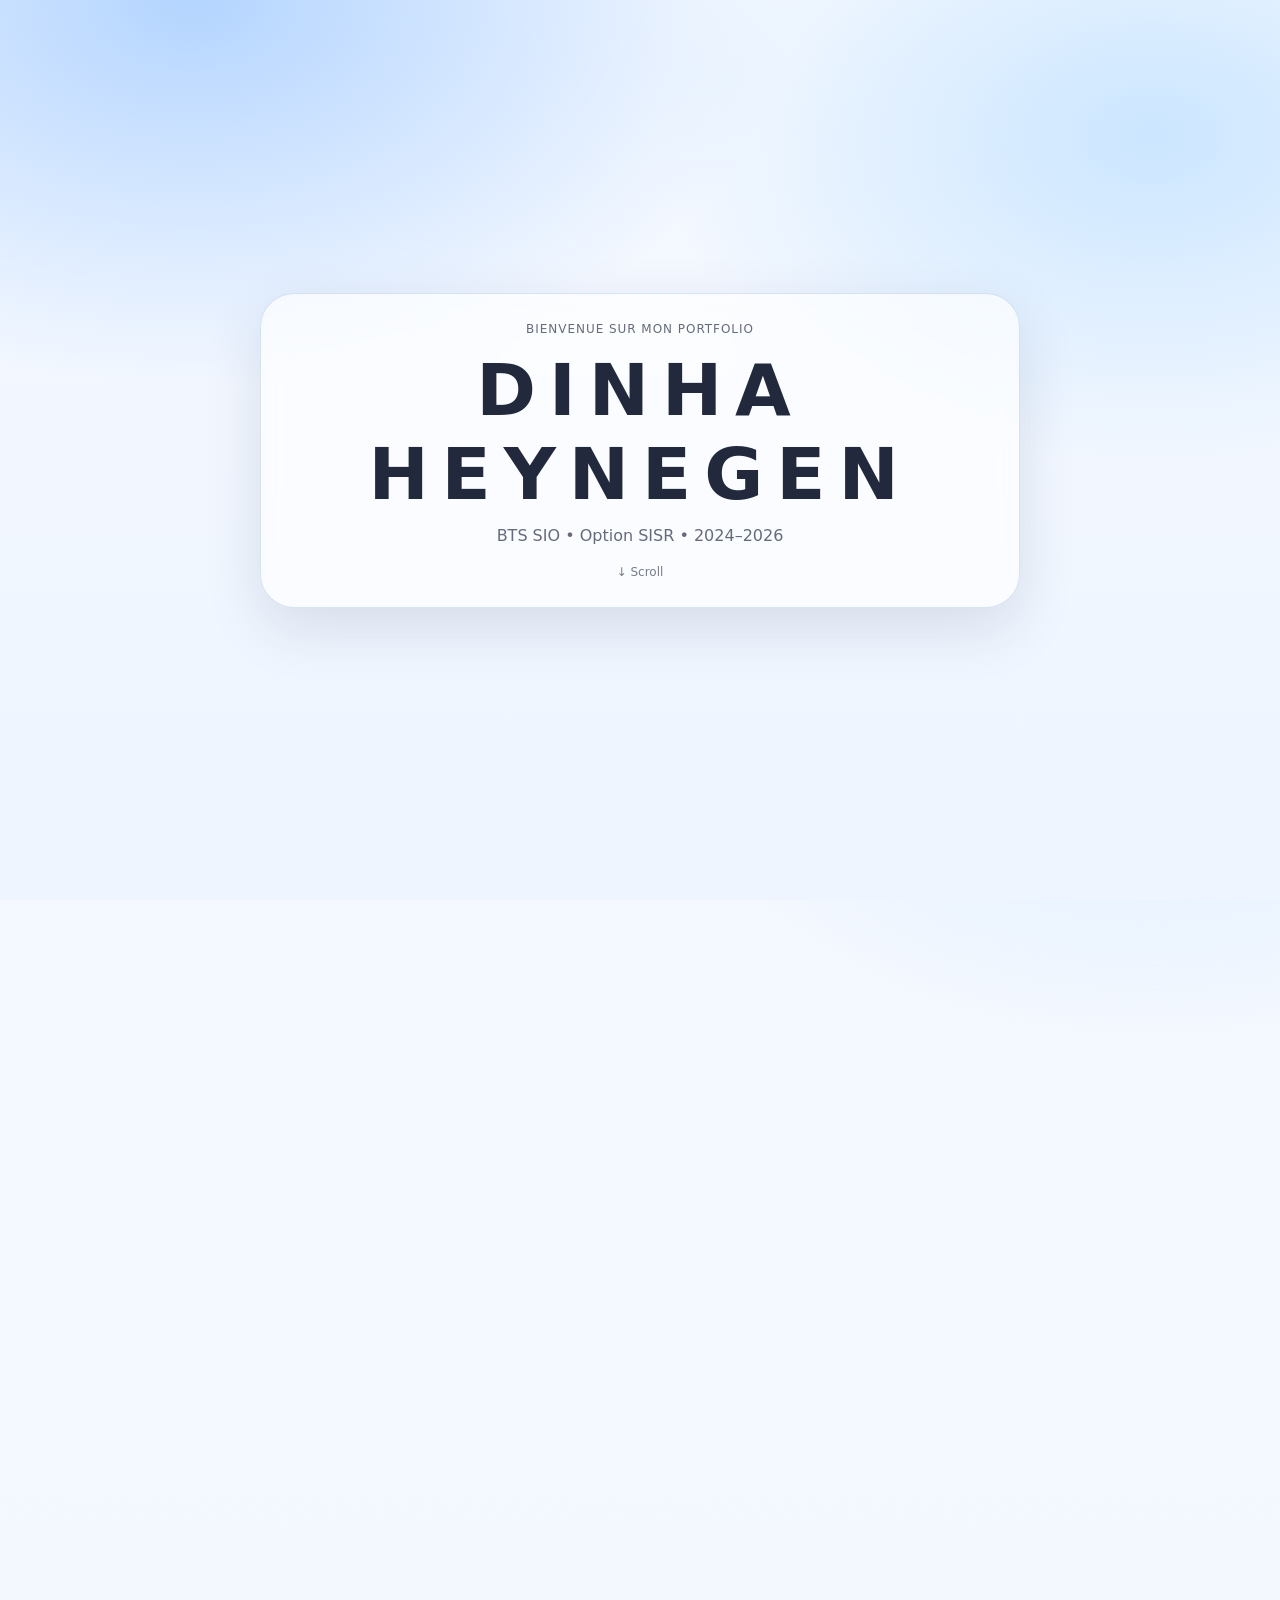
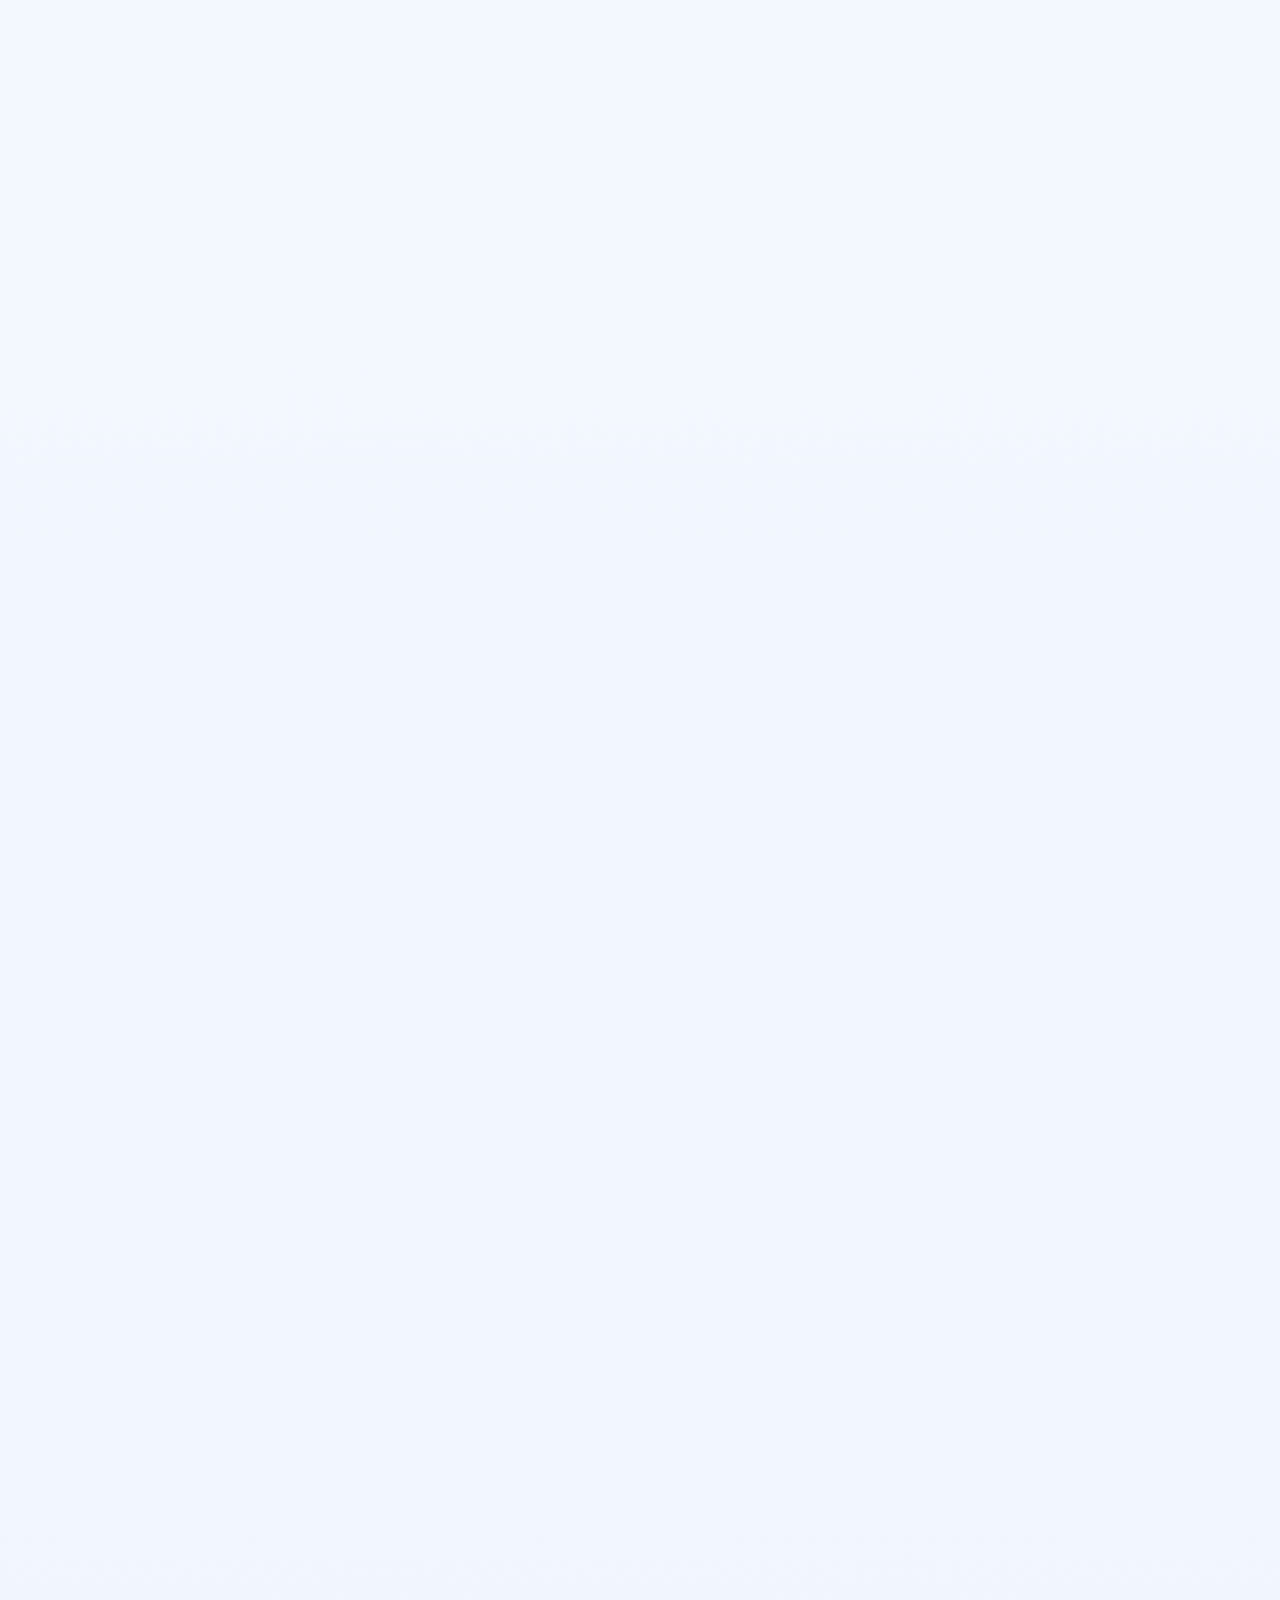
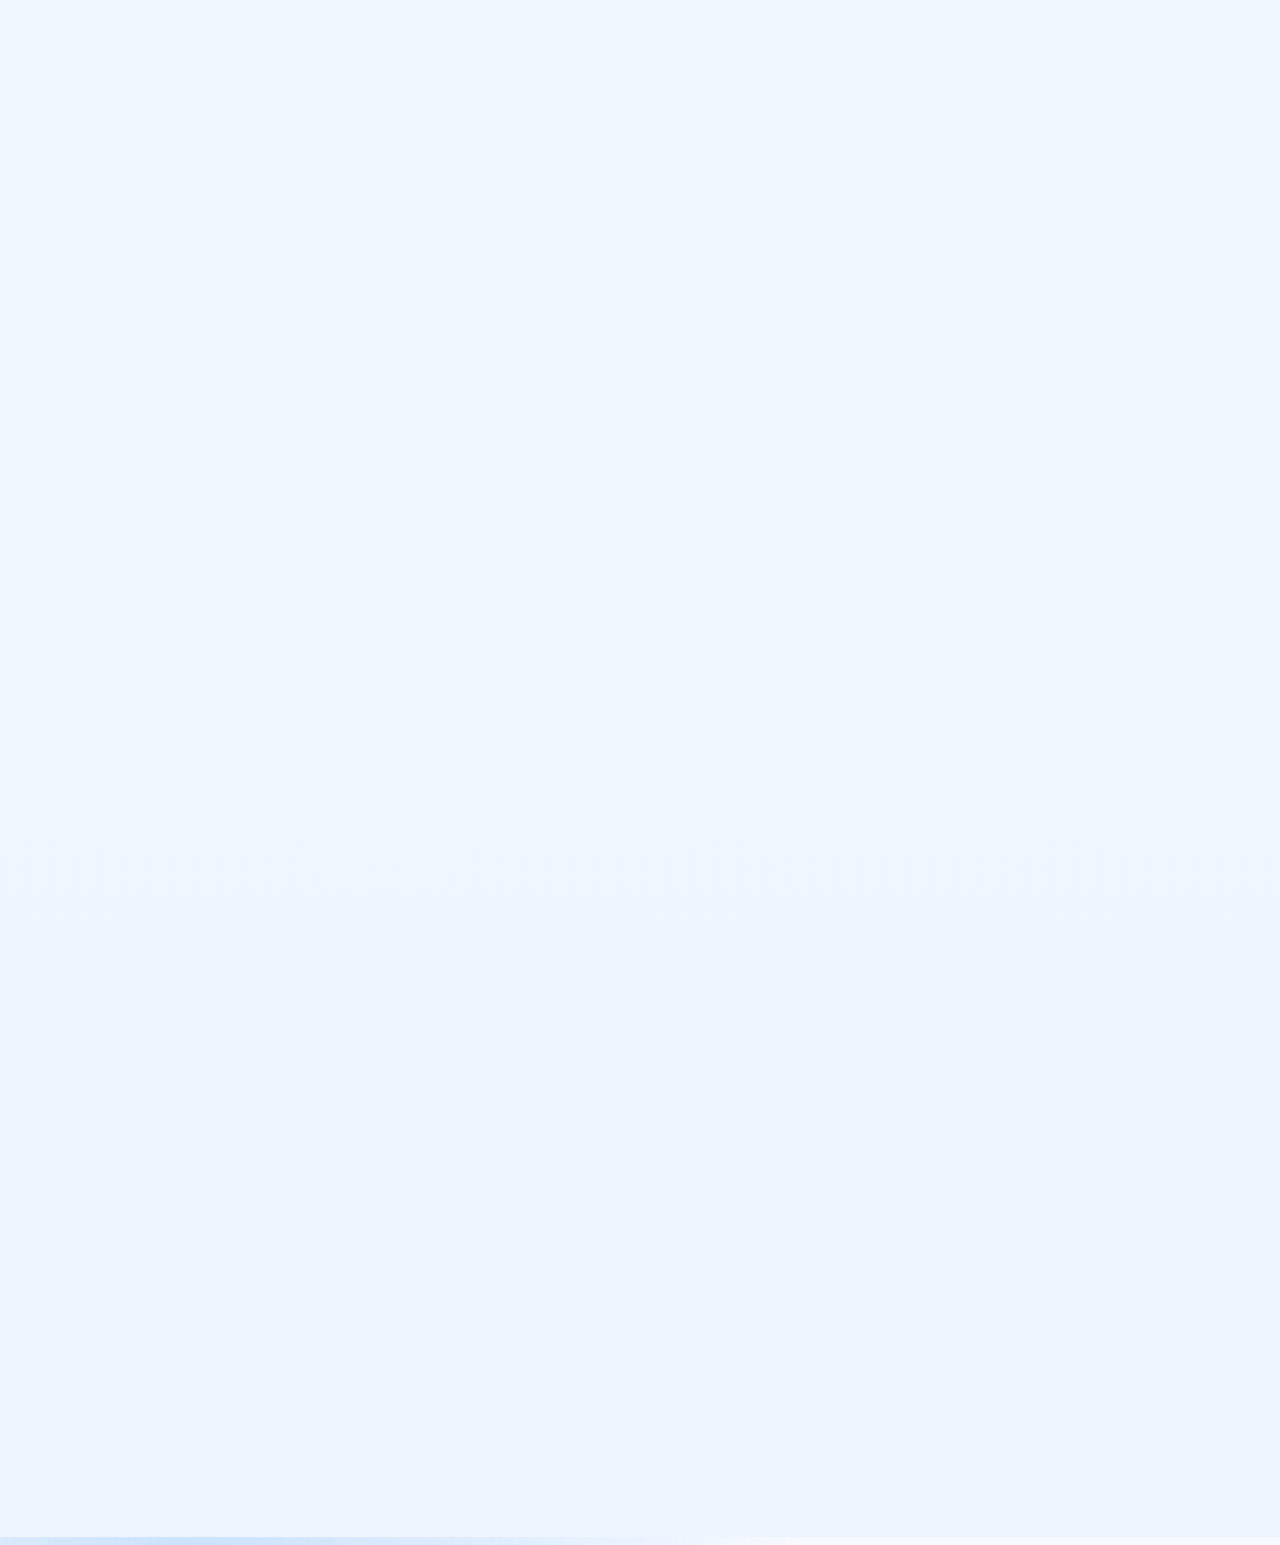
<file: index.html>
<!DOCTYPE html>
<html lang="fr">
<head>
  <meta charset="UTF-8" />
  <meta name="viewport" content="width=device-width, initial-scale=1.0" />
  <title>Portfolio - Dinha HEYNEGEN</title>
  <meta name="description" content="Portfolio BTS SIO SISR — Dinha HEYNEGEN" />
  <link rel="stylesheet" href="style.css" />
</head>
 
<body>
  <section id="welcome" class="welcome" aria-label="Page d'accueil">
    <div class="welcome-inner">
      <p class="welcome-kicker">Bienvenue sur mon portfolio</p>
      <h2 class="welcome-title">DINHA HEYNEGEN</h2>
      <p class="welcome-sub">BTS SIO • Option SISR • 2024–2026</p>
      <div class="welcome-hint" aria-hidden="true">↓ Scroll</div>
    </div>
  </section>
 
  <div id="site" class="site">
    <div class="topbar" id="top">
      <div class="progress" id="progress" aria-hidden="true"></div>
 
      <div class="container topbar-inner">
        <div class="brand">
          <h2>DINHA HEYNEGEN</h2>
          <p>BTS SIO • Option SISR • 2024–2026</p>
        </div>
 
        <nav aria-label="Navigation">
          <div class="navlinks" id="navlinks">
            <a href="#about-me" data-nav>À propos</a>
            <a href="#bts-sio" data-nav>BTS SIO</a>
            <a href="#journey" data-nav>Parcours</a>
            <a href="#projects" data-nav>Projets</a>
            <a href="#experience" data-nav>Expériences</a>
            <a href="#tech-watch" data-nav>Veille</a>
            <a href="#certifications" data-nav>Certifs</a>
            <a href="#skills" data-nav>Compétences</a>
            <a href="#contact" data-nav>Contact</a>
          </div>
          <button class="btn hamburger" id="menuBtn" type="button" aria-label="Ouvrir le menu">☰ Menu</button>
        </nav>
      </div>
 
      <div class="container">
        <div class="drawer" id="drawer" aria-label="Menu mobile">
          <a href="#about-me" data-nav>À propos</a>
          <a href="#bts-sio" data-nav>BTS SIO</a>
          <a href="#journey" data-nav>Parcours</a>
          <a href="#projects" data-nav>Projets</a>
          <a href="#experience" data-nav>Expériences</a>
          <a href="#tech-watch" data-nav>Veille</a>
          <a href="#certifications" data-nav>Certifs</a>
          <a href="#skills" data-nav>Compétences</a>
          <a href="#contact" data-nav>Contact</a>
        </div>
      </div>
    </div>
 
    <header class="hero">
      <div class="container hero-grid">
        <div class="panel reveal">
          <div class="inner">
            <h1 class="headline">Portfolio BTS SIO (SISR)</h1>
            <p>Bienvenue sur mon portfolio ! Vous y trouverez mes projets, expériences et compétences en systèmes et réseaux ainsi que mes projets et expériences liés à mon cursus.</p>
            <div class="pillrow">
              <span class="pill">Réseaux</span>
              <span class="pill">Systèmes</span>
              <span class="pill">Sécurité</span>
              <span class="pill">Web</span>
            </div>
            <div class="hero-cta">
              <a class="btn primary" href="#projects">Voir mes projets</a>
              <a class="btn" href="#contact">Me contacter</a>
            </div>
          </div>
        </div>
 
        <div class="panel reveal">
          <div class="inner">
            <div class="stat-grid">
              <div class="stat"><div class="k">Formation</div><div class="v">BTS SIO • SISR</div></div>
              <div class="stat"><div class="k">Objectif</div><div class="v">Cybersécurité</div></div>
              <div class="stat"><div class="k">Expérience</div><div class="v">Stage + Alternance</div></div>
              <div class="stat"><div class="k">Profil</div><div class="v">Analytique et persévérante</div></div>
            </div>
          </div>
        </div>
      </div>
    </header>
 
    <main>
      <section id="about-me" class="section">
        <div class="container">
          <div class="section-title reveal">
            <h2>À propos de moi</h2>
          </div>
          <div class="grid">
            <div class="card reveal">
              <h3>Qui je suis</h3>
              <p class="sub">
                Je m'appelle Dinha HEYNEGEN, en deuxième année de BTS SIO option SISR à l'école INGETIS.
                Initialement en SLAM en première année, j'ai choisi de me réorienter vers SISR afin de me concentrer davantage sur les aspects systèmes et réseaux.
              </p>
            </div>
            <div class="card reveal">
              <h3>Ce que je vise</h3>
              <p>Attirée par les défis techniques et la résolution de problèmes complexes, je souhaite évoluer vers la cybersécurité offensive et devenir red teamer.</p>
            </div>
          </div>
        </div>
      </section>
 
      <section id="bts-sio" class="section">
        <div class="container">
          <div class="section-title reveal">
            <h2>Qu'est-ce que le BTS SIO ?</h2>
          </div>
          <div class="grid">
            <div class="card reveal">
              <h3>Définition</h3>
              <p>
                Le BTS Services Informatiques aux Organisations (SIO) est un diplôme de niveau Bac+2 qui forme des techniciens capables de concevoir, déployer et maintenir des solutions informatiques adaptées aux besoins des entreprises.
                Il propose deux options : SISR (Solutions d'Infrastructure, Systèmes et Réseaux) et SLAM (Solutions Logicielles et Applications Métiers).
              </p>
            </div>
            <div class="card reveal">
              <h3>Options</h3>
              <ul class="list">
                <li class="item accordion-item">
                  <div class="accordion-header" data-accordion="sisr">
                    <div class="left"><strong>SISR</strong></div>
                    <div class="accordion-right">
                      <span class="badge">Infra</span>
                      <span class="accordion-arrow">↓</span>
                    </div>
                  </div>
                  <div class="accordion-body" id="accordion-sisr">
                    <p>Axée sur les réseaux, systèmes, sécurité et administration. Elle forme des profils capables d'installer et maintenir un système d'information.</p>
                  </div>
                </li>
                <li class="item accordion-item">
                  <div class="accordion-header" data-accordion="slam">
                    <div class="left"><strong>SLAM</strong></div>
                    <div class="accordion-right">
                      <span class="badge">Dev</span>
                      <span class="accordion-arrow">↓</span>
                    </div>
                  </div>
                  <div class="accordion-body" id="accordion-slam">
                    <p>Centrée sur le développement, les applications et les bases de données. Elle prépare à la création et la maintenance d'applications logicielles.</p>
                  </div>
                </li>
              </ul>
            </div>
          </div>
        </div>
      </section>
 
      <section id="journey" class="section">
        <div class="container">
          <div class="section-title reveal">
            <h2>Mon parcours</h2>
          </div>
          <div class="card reveal">
            <div class="timeline">
              <div class="titem"><strong>2024-2026 — BTS SIO, option SISR</strong><p>INGETIS</p></div>
              <div class="titem"><strong>2021-2024 — Licence de Physique</strong><p>Université de Poitiers</p></div>
              <div class="titem"><strong>2018 — Baccalauréat Scientifique</strong><p>Lycée Maurice Ravel</p></div>
            </div>
          </div>
        </div>
      </section>
 
      <section id="projects" class="section">
        <div class="container">
          <div class="section-title reveal">
            <h2>Projets</h2>
          </div>
 
          <div class="project-toggle-wrapper reveal">
            <div class="toggle-track" id="toggleTrack">
              <div class="toggle-thumb" id="toggleThumb"></div>
              <button class="toggle-label left active" id="btnZabbix" type="button">Projet Zabbix</button>
              <button class="toggle-label right" id="btnVPN" type="button">Projet OpenVPN + Squid</button>
            </div>
          </div>
 
          <div class="project-panel card reveal" id="panelZabbix">
            <div class="project-meta">
              <div class="mini">
                <span class="chip">Systèmes</span>
                <span class="chip">Supervision</span>
                <span class="chip">Zabbix</span>
              </div>
              <h3>Mise en place d'un système de supervision (Zabbix)</h3>
              <p>Mise en place d'une solution de supervision avec Zabbix afin de surveiller l'état des serveurs et services et configurer des alertes pour détecter rapidement les incidents.</p>
            </div>
            <div class="carousel" id="carouselZabbix">
              <div class="carousel-track">
                <img src="zabbix-schema.png" alt="Zabbix schema" class="carousel-img active" />
                <img src="zabbix-1.png" alt="Zabbix capture 1" class="carousel-img" />
                <img src="zabbix2.png" alt="Zabbix capture 2" class="carousel-img" />
                <img src="zabbix-3.png" alt="Zabbix capture 3" class="carousel-img" />
              </div>
              <div class="carousel-controls">
                <button class="carousel-btn prev" type="button" aria-label="Image précédente">&#8592;</button>
                <span class="carousel-counter"><span class="cur">1</span> / <span class="tot">4</span></span>
                <button class="carousel-btn next" type="button" aria-label="Image suivante">&#8594;</button>
              </div>
            </div>
            <div style="margin-top: 16px;">
              <a class="btn primary" href="Documentation_Zabbix_Complete.pdf" target="_blank" rel="noopener noreferrer">📄 Voir la documentation complète</a>
            </div>
          </div>
 
          <div class="project-panel card reveal hidden" id="panelVPN">
            <div class="project-meta">
              <div class="mini">
                <span class="chip">Réseau</span>
                <span class="chip">VPN</span>
                <span class="chip">Sécurité</span>
                <span class="chip">Proxy</span>
              </div>
              <h3>Mise en place d'un accès distant sécurisé (OpenVPN + Squid)</h3>
              <p>Déploiement d'une solution VPN pour permettre un accès à distance sécurisé au réseau interne, avec chiffrement des communications et gestion des accès. Filtrage du trafic via un proxy Squid.</p>
            </div>
            <div class="carousel" id="carouselVPN">
              <div class="carousel-track">
                <img src="reseau-schema.png" alt="Schéma réseau" class="carousel-img active" />
                <img src="vpn-1.png" alt="VPN capture 1" class="carousel-img" />
                <img src="vpn3.png" alt="VPN capture 2" class="carousel-img" />
                <img src="vpn2.png" alt="VPN capture 3" class="carousel-img" />
              </div>
              <div class="carousel-controls">
                <button class="carousel-btn prev" type="button" aria-label="Image précédente">&#8592;</button>
                <span class="carousel-counter"><span class="cur">1</span> / <span class="tot">4</span></span>
                <button class="carousel-btn next" type="button" aria-label="Image suivante">&#8594;</button>
              </div>
            </div>
            <div style="margin-top: 16px;">
              <a class="btn primary" href="Documentation_VPN_Squid_Complete.pdf" target="_blank" rel="noopener noreferrer">📄 Voir la documentation complète</a>
            </div>
          </div>
 
        </div>
      </section>
 
      <section id="experience" class="section">
        <div class="container">
          <div class="section-title reveal">
            <h2>Expériences professionnelles</h2>
          </div>
          <div class="grid">
            <div class="card reveal">
              <h3>Stage — Groupe Vital</h3>
              <p>
                &#8594; Enrôlement et paramétrage des tablettes <br>
                &#8594; Assemblage des contenants (bornes WIFI, tablettes, câbles) <br>
                &#8594; Prise de rendez-vous téléphonique avec confirmation par mail <br>
                &#8594; Inventaire du matériel récupéré
              </p>
            </div>
            <div class="card reveal">
              <h3>Alternance — TRUMPF</h3>
              <p>
                &#8594; Support utilisateur à distance (TeamViewer, Bureau à distance) <br>
                &#8594; Gestion des incidents et demandes via le logiciel de ticketing interne <br>
                &#8594; Installation et configuration de logiciels et machines (plieuses, lasers, poinçonneuses...) <br>
                &#8594; Traitement des demandes utilisateurs via hotline et priorisation des incidents
              </p>
            </div>
          </div>
        </div>
      </section>
 
      <section id="tech-watch" class="section">
        <div class="container">
          <div class="section-title reveal">
            <h2>Veille technologique</h2>
          </div>
          <p class="veille-intro reveal">La veille technologique consiste à surveiller régulièrement les évolutions du secteur informatique afin de rester à jour sur les nouvelles menaces, outils et pratiques.</p>
          <div class="veille-grid reveal">
            <div class="card veille-sources">
              <h3>Sources</h3>
              <ul class="list" style="margin-top:10px;">
                <li class="item veille-item active" data-source="itconnect">
                  <div class="left"><strong>IT-Connect</strong><span>Articles infrastructure, réseaux et sécurité</span></div>
                </li>
                <li class="item veille-item" data-source="certfr">
                  <div class="left"><strong>CERT-FR</strong><span>Alertes et bulletins de sécurité</span></div>
                </li>
                <li class="item veille-item" data-source="zataz">
                  <div class="left"><strong>Zataz</strong><span>Actualités cybersécurité française</span></div>
                </li>
                <li class="item veille-item" data-source="dailydev">
                  <div class="left"><strong>Daily.dev</strong><span>Flux personnalisé d'actualités IT</span></div>
                </li>
              </ul>
            </div>
            <div class="card veille-detail">
              <div class="veille-content active" id="itconnect">
                <h3>Exegol — un environnement dédié à la sécurité offensive</h3>
                <hr>
                <p>Exegol est un environnement de pentest basé sur Docker, créé par un Français. Il propose des conteneurs préconfigurés avec plus de 400 outils offensifs, plus légers et mieux cloisonnés qu'une VM Kali classique. Chaque mission dispose de son propre workspace isolé, idéal pour un pentest professionnel.</p>
                <hr>
                <div class="veille-btns">
                  <a class="btn primary" href="https://www.it-connect.fr/exegol-un-environnement-dedie-a-la-securite-offensive/" target="_blank" rel="noopener noreferrer">Lire l'article</a>
                  <a class="btn" href="https://www.it-connect.fr/" target="_blank" rel="noopener noreferrer">Voir le blog</a>
                </div>
              </div>
              <div class="veille-content" id="certfr">
                <h3>Alerte CERT-FR — Vulnérabilité critique dans Cisco Catalyst SD-WAN</h3>
                <hr>
                <p>Le CERT-FR a publié une alerte sur une faille critique dans Cisco Catalyst SD-WAN (CVE-2026-20127), activement exploitée, permettant de contourner la politique de sécurité réseau. Des correctifs existent mais certaines versions en fin de vie ne seront pas patchées — une migration est nécessaire. L'alerte liste aussi des indicateurs de compromission concrets à surveiller.</p>
                <hr>
                <div class="veille-btns">
                  <a class="btn primary" href="https://www.cert.ssi.gouv.fr/alerte/CERTFR-2026-ALE-002/" target="_blank" rel="noopener noreferrer">Lire l'article</a>
                  <a class="btn" href="https://www.cert.ssi.gouv.fr/" target="_blank" rel="noopener noreferrer">Voir le site</a>
                </div>
              </div>
              <div class="veille-content" id="zataz">
                <h3>0APT — le faux ransomware qui noie le dark web</h3>
                <hr>
                <p>0APT est apparu sur le dark web en revendiquant 150+ entreprises piratées, mais les analyses ont révélé une supercherie : les fichiers ne contiennent que des données aléatoires imitant un chiffrement. Le vrai objectif est de provoquer la panique pour pousser les entreprises à payer pour être retirées de la liste — sans avoir jamais été piratées.</p>
                <hr>
                <div class="veille-btns">
                  <a class="btn primary" href="https://www.zataz.com/0apt-le-faux-ransomware-qui-noie-le-dark-web/" target="_blank" rel="noopener noreferrer">Lire l'article</a>
                  <a class="btn" href="https://www.zataz.com/" target="_blank" rel="noopener noreferrer">Voir le blog</a>
                </div>
              </div>
              <div class="veille-content" id="dailydev">
                <h3>Zero Trust — pourquoi la CISA recommande d'abandonner les VPN traditionnels</h3>
                <hr>
                <p>La CISA recommande officiellement d'abandonner les VPN traditionnels au profit du Zero Trust : chaque accès est vérifié en continu selon l'identité, l'appareil et le contexte, sans confiance implicite. Les alternatives recommandées sont le SSE et le SASE, des architectures cloud-natives offrant un contrôle d'accès granulaire mieux adaptées aux environnements hybrides.</p>
                <hr>
                <div class="veille-btns">
                  <a class="btn primary" href="https://app.daily.dev/posts/improving-data-security-with-zero-trust-principles-the-shift-from-vpns-to-sse-and-sase-solutions-eah7iduyd" target="_blank" rel="noopener noreferrer">Lire l'article</a>
                  <a class="btn" href="https://daily.dev/" target="_blank" rel="noopener noreferrer">Voir le feed</a>
                </div>
              </div>
            </div>
          </div>
        </div>
      </section>
 
      <section id="certifications" class="section">
        <div class="container">
          <div class="section-title reveal">
            <h2>Certifications</h2>
          </div>
          <div class="cert-scroll reveal" aria-label="Certificats">
            <img src="chrome_AZs4PmAod4.png" alt="Certificat 1" loading="lazy">
          </div>
        </div>
      </section>
 
      <section id="skills" class="section">
        <div class="container">
          <div class="section-title reveal">
            <h2>Mes compétences</h2>
          </div>
          <div class="grid">
            <div class="card reveal">
              <h3>Tech</h3>
              <ul class="list" style="margin-top:10px;">
                <li class="item accordion-item">
                  <div class="accordion-header" data-accordion="reseaux">
                    <div class="left"><strong>Réseaux</strong></div>
                    <div class="accordion-right"><span class="badge">SISR</span><span class="accordion-arrow">↓</span></div>
                  </div>
                  <div class="accordion-body" id="accordion-reseaux">
                    <p>VLAN, routage inter-VLAN, switches manageable, VPN OpenVPN, proxy Squid, Wireshark, analyse de trafic réseau.</p>
                  </div>
                </li>
                <li class="item accordion-item">
                  <div class="accordion-header" data-accordion="systemes">
                    <div class="left"><strong>Systèmes</strong></div>
                    <div class="accordion-right"><span class="badge">Admin</span><span class="accordion-arrow">↓</span></div>
                  </div>
                  <div class="accordion-body" id="accordion-systemes">
                    <p>Windows Server, Active Directory, GPO, Linux (Debian/Ubuntu), virtualisation VMware/VirtualBox.</p>
                  </div>
                </li>
                <li class="item accordion-item">
                  <div class="accordion-header" data-accordion="securite">
                    <div class="left"><strong>Sécurité</strong></div>
                    <div class="accordion-right"><span class="badge">Sec</span><span class="accordion-arrow">↓</span></div>
                  </div>
                  <div class="accordion-body" id="accordion-securite">
                    <p>pfSense, pare-feu, segmentation réseau, Wazuh, supervision et détection d'intrusion, simulation d'attaques MITM et ransomware, Kali Linux.</p>
                  </div>
                </li>
                <li class="item accordion-item">
                  <div class="accordion-header" data-accordion="outils">
                    <div class="left"><strong>Outils</strong></div>
                    <div class="accordion-right"><span class="badge">Tools</span><span class="accordion-arrow">↓</span></div>
                  </div>
                  <div class="accordion-body" id="accordion-outils">
                    <p>Zabbix, GLPI, TeamViewer, Wireshark, Kali Linux, Bureau à distance.</p>
                  </div>
                </li>
              </ul>
            </div>
            <div class="card reveal">
              <h3>Documents</h3>
              <div class="docs-links">
                <div class="doc-box">
                  <h4>CV</h4>
                  <p>Télécharger mon CV en PDF</p>
                  <a class="btn" href="CV.html" target="_blank" rel="noopener noreferrer">📄 CV (PDF)</a>
                </div>
                <div class="doc-box">
                  <h4>Tableau de synthèse</h4>
                  <p>Consulter le tableau de synthèse du BTS SIO</p>
                  <a class="btn" href="tableau-synthese-e5.pdf" target="_blank" rel="noopener noreferrer">📊 Tableau de synthèse</a>
                </div>
              </div>
            </div>
          </div>
        </div>
      </section>
    </main>
 
    <footer id="contact">
      <div class="container">
        <div class="section-title">
          <h2>Contact</h2>
        </div>
        <div class="card">
          <div class="socials">
            <a class="iconbtn" href="https://www.linkedin.com/in/dinha-heynegen" target="_blank" rel="noreferrer">🔗 LinkedIn</a>
            <a class="iconbtn" href="mailto:dinha.heynegen@gmail.com">✉️ Email</a>
            <a class="iconbtn" href="https://github.com/Itsdinha11" target="_blank" rel="noopener noreferrer">💻 GitHub</a>
          </div>
        </div>
        <p class="footnote">© <span id="year"></span> Dinha HEYNEGEN</p>
      </div>
    </footer>
 
    <a id="backToTop" class="btn" href="#top" aria-label="Retour en haut">↑</a>
  </div>
 
  <script src="script.js"></script>
</body>
</html>
</file>
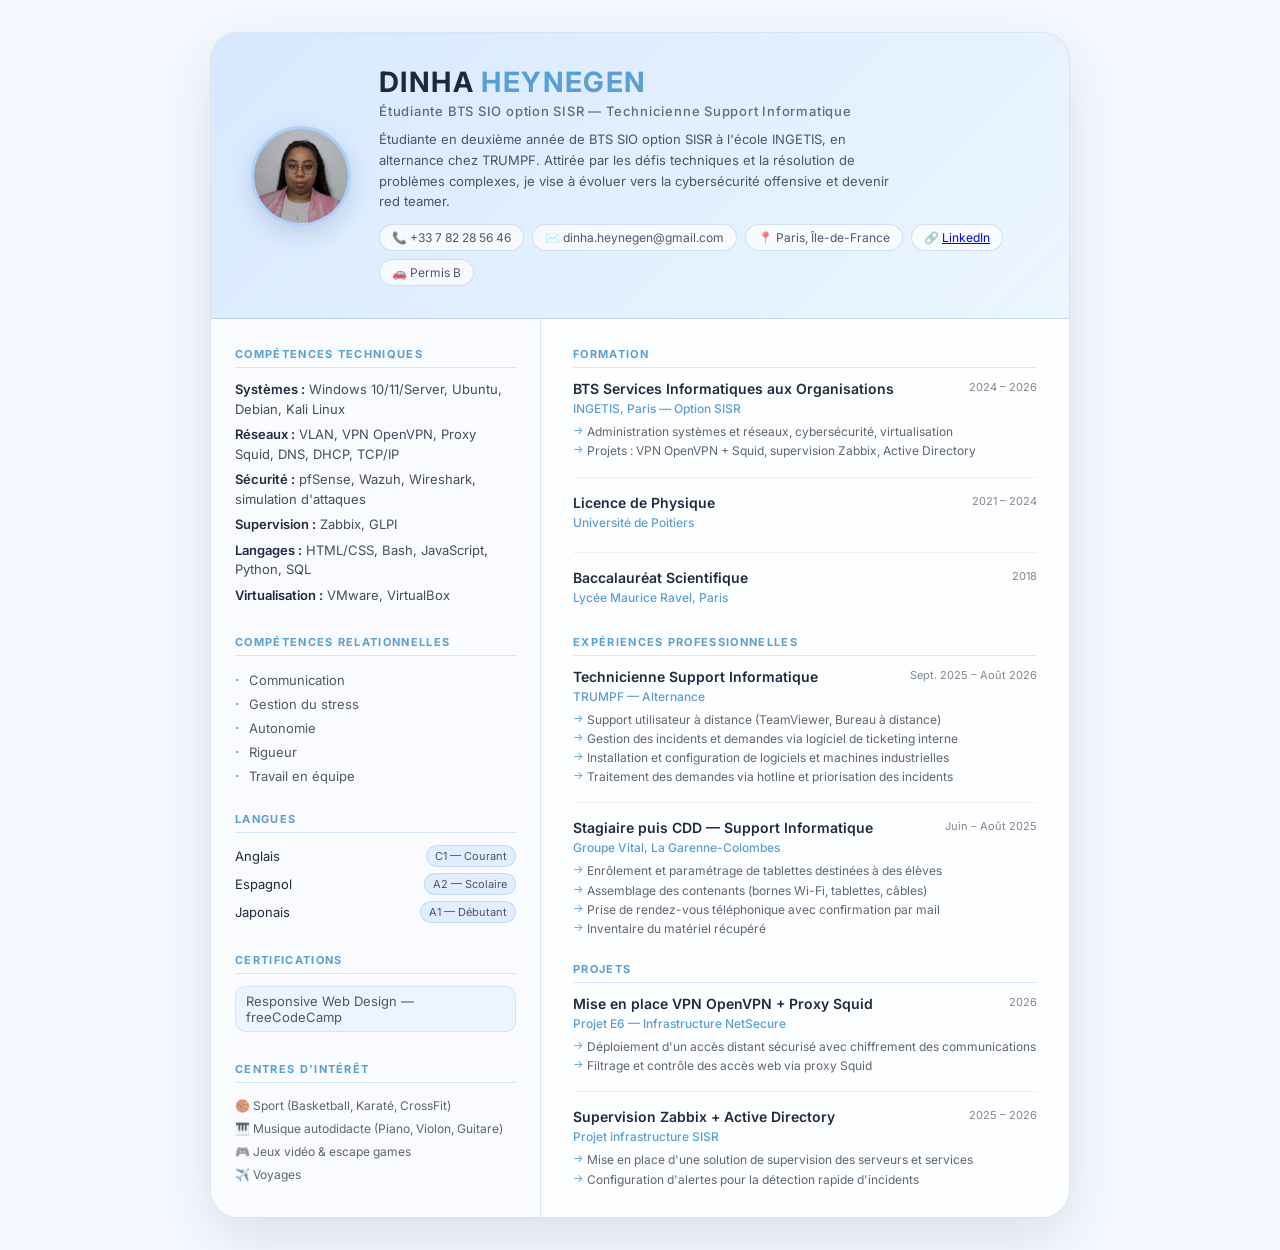
<file: CV.html>
<!DOCTYPE html>
<html lang="fr">
<head>
  <meta charset="UTF-8" />
  <meta name="viewport" content="width=device-width, initial-scale=1.0" />
  <title>CV - Dinha HEYNEGEN</title>
  <style>
    @import url('https://fonts.googleapis.com/css2?family=Inter:wght@300;400;500;600;700&display=swap');

    * { box-sizing: border-box; margin: 0; padding: 0; }

    body {
      font-family: 'Inter', sans-serif;
      background: #f6f9ff;
      color: rgba(10,18,40,.90);
      min-height: 100vh;
      padding: 32px 16px;
    }

    .cv {
      max-width: 860px;
      margin: 0 auto;
      background: rgba(255,255,255,.75);
      border: 1px solid rgba(40,90,160,.16);
      border-radius: 28px;
      box-shadow: 0 20px 60px rgba(16,40,80,.12);
      overflow: hidden;
    }

    .header {
      background: linear-gradient(135deg, rgba(125,183,255,.3), rgba(169,215,255,.2));
      border-bottom: 1px solid rgba(40,90,160,.16);
      padding: 32px 40px;
      display: flex;
      align-items: center;
      gap: 28px;
    }

    .photo {
      width: 100px;
      height: 100px;
      border-radius: 50%;
      object-fit: cover;
      border: 3px solid rgba(125,183,255,.5);
      box-shadow: 0 8px 24px rgba(16,40,80,.15);
      flex-shrink: 0;
    }

    .header-info h1 {
      font-size: 28px;
      font-weight: 700;
      letter-spacing: .05em;
      text-transform: uppercase;
    }

    .header-info h1 span {
      color: #5a9fd4;
    }

    .header-info .titre {
      font-size: 13px;
      color: rgba(10,18,40,.60);
      margin-top: 4px;
      font-weight: 500;
      letter-spacing: .06em;
    }

    .header-info .profil {
      font-size: 13px;
      color: rgba(10,18,40,.70);
      margin-top: 10px;
      line-height: 1.6;
      max-width: 520px;
    }

    .contact-pills {
      display: flex;
      flex-wrap: wrap;
      gap: 8px;
      margin-top: 12px;
    }

    .pill {
      font-size: 12px;
      color: rgba(10,18,40,.70);
      background: rgba(255,255,255,.70);
      border: 1px solid rgba(40,90,160,.18);
      border-radius: 999px;
      padding: 5px 12px;
    }

    .body {
      display: grid;
      grid-template-columns: 1fr 1.6fr;
    }

    .sidebar {
      border-right: 1px solid rgba(40,90,160,.12);
      padding: 28px 24px;
      display: flex;
      flex-direction: column;
      gap: 24px;
      background: rgba(246,249,255,.5);
    }

    .main {
      padding: 28px 32px;
      display: flex;
      flex-direction: column;
      gap: 24px;
    }

    .section-title {
      font-size: 11px;
      font-weight: 700;
      letter-spacing: .12em;
      text-transform: uppercase;
      color: #5a9fd4;
      margin-bottom: 12px;
      padding-bottom: 6px;
      border-bottom: 1px solid rgba(125,183,255,.3);
    }

    .skill-item {
      margin-bottom: 6px;
      font-size: 13px;
      color: rgba(10,18,40,.75);
      line-height: 1.5;
    }

    .skill-item strong {
      color: rgba(10,18,40,.90);
      font-weight: 600;
    }

    .soft-item {
      font-size: 13px;
      color: rgba(10,18,40,.70);
      padding: 4px 0;
      padding-left: 14px;
      position: relative;
    }

    .soft-item::before {
      content: '·';
      position: absolute;
      left: 0;
      color: #5a9fd4;
      font-weight: 700;
    }

    .lang-item {
      display: flex;
      justify-content: space-between;
      align-items: center;
      font-size: 13px;
      margin-bottom: 6px;
    }

    .lang-badge {
      font-size: 11px;
      background: rgba(125,183,255,.18);
      border: 1px solid rgba(125,183,255,.35);
      border-radius: 999px;
      padding: 3px 8px;
      color: rgba(10,18,40,.70);
    }

    .interest-list {
      font-size: 12px;
      color: rgba(10,18,40,.65);
      line-height: 1.9;
    }

    .exp-item {
      margin-bottom: 16px;
      padding-bottom: 16px;
      border-bottom: 1px solid rgba(40,90,160,.08);
    }

    .exp-item:last-child {
      border-bottom: none;
      margin-bottom: 0;
      padding-bottom: 0;
    }

    .exp-header {
      display: flex;
      justify-content: space-between;
      align-items: flex-start;
      gap: 8px;
      margin-bottom: 4px;
    }

    .exp-title {
      font-size: 14px;
      font-weight: 600;
    }

    .exp-date {
      font-size: 11px;
      color: rgba(10,18,40,.50);
      white-space: nowrap;
      flex-shrink: 0;
    }

    .exp-company {
      font-size: 12px;
      color: #5a9fd4;
      font-weight: 500;
      margin-bottom: 6px;
    }

    .exp-tasks {
      list-style: none;
      padding: 0;
    }

    .exp-tasks li {
      font-size: 12px;
      color: rgba(10,18,40,.65);
      line-height: 1.6;
      padding-left: 14px;
      position: relative;
    }

    .exp-tasks li::before {
      content: '→';
      position: absolute;
      left: 0;
      color: #5a9fd4;
      font-size: 11px;
    }

    .certif-item {
      font-size: 13px;
      color: rgba(10,18,40,.70);
      padding: 6px 10px;
      background: rgba(125,183,255,.1);
      border: 1px solid rgba(125,183,255,.25);
      border-radius: 10px;
      margin-bottom: 6px;
    }

    @media print {
      body { padding: 0; background: white; }
      .cv { border-radius: 0; box-shadow: none; border: none; }
    }
  </style>
</head>
<body>
  <div class="cv">
    <div class="header">
      <img class="photo" src="Photo CV.jpg" alt="Photo Dinha HEYNEGEN" />
      <div class="header-info">
        <h1>DINHA <span>HEYNEGEN</span></h1>
        <p class="titre">Étudiante BTS SIO option SISR — Technicienne Support Informatique</p>
        <p class="profil">Étudiante en deuxième année de BTS SIO option SISR à l'école INGETIS, en alternance chez TRUMPF. Attirée par les défis techniques et la résolution de problèmes complexes, je vise à évoluer vers la cybersécurité offensive et devenir red teamer.</p>
        <div class="contact-pills">
          <span class="pill">📞 +33 7 82 28 56 46</span>
          <span class="pill">✉️ dinha.heynegen@gmail.com</span>
          <span class="pill">📍 Paris, Île-de-France</span>
          <span class="pill">🔗 <a href="https://www.linkedin.com/in/dinha-heynegen-78b2b124a/" target="_blank">LinkedIn</a> </span>
          <span class="pill">🚗 Permis B</span>
        </div>
      </div>
    </div>

    <div class="body">
      <div class="sidebar">

        <div>
          <div class="section-title">Compétences techniques</div>
          <div class="skill-item"><strong>Systèmes :</strong> Windows 10/11/Server, Ubuntu, Debian, Kali Linux</div>
          <div class="skill-item"><strong>Réseaux :</strong> VLAN, VPN OpenVPN, Proxy Squid, DNS, DHCP, TCP/IP</div>
          <div class="skill-item"><strong>Sécurité :</strong> pfSense, Wazuh, Wireshark, simulation d'attaques</div>
          <div class="skill-item"><strong>Supervision :</strong> Zabbix, GLPI</div>
          <div class="skill-item"><strong>Langages :</strong> HTML/CSS, Bash, JavaScript, Python, SQL</div>
          <div class="skill-item"><strong>Virtualisation :</strong> VMware, VirtualBox</div>
        </div>

        <div>
          <div class="section-title">Compétences relationnelles</div>
          <div class="soft-item">Communication</div>
          <div class="soft-item">Gestion du stress</div>
          <div class="soft-item">Autonomie</div>
          <div class="soft-item">Rigueur</div>
          <div class="soft-item">Travail en équipe</div>
        </div>

        <div>
          <div class="section-title">Langues</div>
          <div class="lang-item"><span>Anglais</span><span class="lang-badge">C1 — Courant</span></div>
          <div class="lang-item"><span>Espagnol</span><span class="lang-badge">A2 — Scolaire</span></div>
          <div class="lang-item"><span>Japonais</span><span class="lang-badge">A1 — Débutant</span></div>
        </div>

        <div>
          <div class="section-title">Certifications</div>
          <div class="certif-item">Responsive Web Design — freeCodeCamp</div>
        </div>

        <div>
          <div class="section-title">Centres d'intérêt</div>
          <div class="interest-list">
            🏀 Sport (Basketball, Karaté, CrossFit)<br>
            🎹 Musique autodidacte (Piano, Violon, Guitare)<br>
            🎮 Jeux vidéo &amp; escape games<br>
            ✈️ Voyages
          </div>
        </div>

      </div>

      <div class="main">

        <div>
          <div class="section-title">Formation</div>
          <div class="exp-item">
            <div class="exp-header">
              <span class="exp-title">BTS Services Informatiques aux Organisations</span>
              <span class="exp-date">2024 – 2026</span>
            </div>
            <div class="exp-company">INGETIS, Paris — Option SISR</div>
            <ul class="exp-tasks">
              <li>Administration systèmes et réseaux, cybersécurité, virtualisation</li>
              <li>Projets : VPN OpenVPN + Squid, supervision Zabbix, Active Directory</li>
            </ul>
          </div>
          <div class="exp-item">
            <div class="exp-header">
              <span class="exp-title">Licence de Physique</span>
              <span class="exp-date">2021 – 2024</span>
            </div>
            <div class="exp-company">Université de Poitiers</div>
          </div>
          <div class="exp-item">
            <div class="exp-header">
              <span class="exp-title">Baccalauréat Scientifique</span>
              <span class="exp-date">2018</span>
            </div>
            <div class="exp-company">Lycée Maurice Ravel, Paris</div>
          </div>
        </div>

        <div>
          <div class="section-title">Expériences professionnelles</div>

          <div class="exp-item">
            <div class="exp-header">
              <span class="exp-title">Technicienne Support Informatique</span>
              <span class="exp-date">Sept. 2025 – Août 2026</span>
            </div>
            <div class="exp-company">TRUMPF — Alternance</div>
            <ul class="exp-tasks">
              <li>Support utilisateur à distance (TeamViewer, Bureau à distance)</li>
              <li>Gestion des incidents et demandes via logiciel de ticketing interne</li>
              <li>Installation et configuration de logiciels et machines industrielles</li>
              <li>Traitement des demandes via hotline et priorisation des incidents</li>
            </ul>
          </div>

          <div class="exp-item">
            <div class="exp-header">
              <span class="exp-title">Stagiaire puis CDD — Support Informatique</span>
              <span class="exp-date">Juin – Août 2025</span>
            </div>
            <div class="exp-company">Groupe Vital, La Garenne-Colombes</div>
            <ul class="exp-tasks">
              <li>Enrôlement et paramétrage de tablettes destinées à des élèves</li>
              <li>Assemblage des contenants (bornes Wi-Fi, tablettes, câbles)</li>
              <li>Prise de rendez-vous téléphonique avec confirmation par mail</li>
              <li>Inventaire du matériel récupéré</li>
            </ul>
          </div>

        </div>

        <div>
          <div class="section-title">Projets</div>
          <div class="exp-item">
            <div class="exp-header">
              <span class="exp-title">Mise en place VPN OpenVPN + Proxy Squid</span>
              <span class="exp-date">2026</span>
            </div>
            <div class="exp-company">Projet E6 — Infrastructure NetSecure</div>
            <ul class="exp-tasks">
              <li>Déploiement d'un accès distant sécurisé avec chiffrement des communications</li>
              <li>Filtrage et contrôle des accès web via proxy Squid</li>
            </ul>
          </div>
          <div class="exp-item">
            <div class="exp-header">
              <span class="exp-title">Supervision Zabbix + Active Directory</span>
              <span class="exp-date">2025 – 2026</span>
            </div>
            <div class="exp-company">Projet infrastructure SISR</div>
            <ul class="exp-tasks">
              <li>Mise en place d'une solution de supervision des serveurs et services</li>
              <li>Configuration d'alertes pour la détection rapide d'incidents</li>
            </ul>
          </div>
        </div>

      </div>
    </div>
  </div>
</body>
</html>
</file>
<file: style.css>
:root{
  --bg0: #f6f9ff;
  --bg1: #eef5ff;
  --ink: rgba(10,18,40,.90);
  --muted: rgba(10,18,40,.62);
  --border: rgba(40,90,160,.16);
  --shadow: 0 20px 60px rgba(16,40,80,.12);
  --radius: 18px;
  --radius2: 28px;
  --max: 1100px;
  --navH: 72px;
  --accent: #7db7ff;
  --accent2: #a9d7ff;
}
 
*{ box-sizing: border-box; }
html{ scroll-behavior: smooth; }
 
body{
  margin:0;
  font-family: ui-sans-serif, system-ui, -apple-system, Segoe UI, Roboto, Arial, sans-serif;
  color: var(--ink);
  background:
    radial-gradient(1100px 700px at 15% 0%, rgba(125,183,255,.35), transparent 55%),
    radial-gradient(900px 600px at 90% 15%, rgba(169,215,255,.32), transparent 55%),
    linear-gradient(180deg, var(--bg0), var(--bg1));
  overflow-x: hidden;
}
 
a{ color: inherit; text-decoration: none; }
 
.container{
  width: min(var(--max), calc(100% - 40px));
  margin: 0 auto;
}
 
#welcome{
  position: fixed;
  inset: 0;
  z-index: 9999;
  display:flex;
  align-items:center;
  justify-content:center;
  text-align:center;
  background:
    radial-gradient(1100px 700px at 15% 0%, rgba(125,183,255,.55), transparent 55%),
    radial-gradient(900px 600px at 90% 15%, rgba(169,215,255,.55), transparent 55%),
    linear-gradient(180deg, var(--bg0), var(--bg1));
}
 
.welcome-inner{
  width: min(760px, calc(100% - 40px));
  padding: 28px;
  border-radius: 34px;
  background: rgba(255,255,255,.65);
  border: 1px solid var(--border);
  box-shadow: var(--shadow);
  backdrop-filter: blur(14px);
  -webkit-backdrop-filter: blur(14px);
}
 
.welcome-kicker{
  margin:0;
  color: var(--muted);
  letter-spacing: .08em;
  text-transform: uppercase;
  font-size: 12px;
}
 
.welcome-title{
  margin: 12px 0 0;
  font-size: clamp(36px, 8vw, 72px);
  letter-spacing: .18em;
  text-transform: uppercase;
}
 
.welcome-sub{
  margin: 10px 0 0;
  color: var(--muted);
}
 
.welcome-hint{
  margin-top: 20px;
  font-size: 12px;
  color: rgba(10,18,40,.55);
  animation: bob 1.2s ease-in-out infinite;
}
 
@keyframes bob{
  0%,100%{ transform: translateY(0); }
  50%{ transform: translateY(6px); }
}
 
.site{
  opacity: 0;
  transform: translateY(8px);
  transition: opacity .45s ease, transform .45s ease;
  pointer-events: none;
}
.site.visible{
  opacity: 1;
  transform: translateY(0);
  pointer-events: auto;
}
 
.topbar{
  position: sticky;
  top: 0;
  z-index: 60;
  backdrop-filter: blur(12px);
  -webkit-backdrop-filter: blur(12px);
  border-bottom: 1px solid var(--border);
  background: rgba(246,249,255,.65);
}
 
.progress{
  position:absolute;
  left:0;
  top:0;
  height:2px;
  width:0%;
  background: linear-gradient(90deg, var(--accent), var(--accent2));
}
 
.topbar-inner{
  height: var(--navH);
  display:flex;
  align-items:center;
  justify-content: space-between;
  gap: 14px;
}
 
.brand{ display:flex; flex-direction: column; gap: 2px; min-width: 160px; }
.brand h2{ margin:0; font-size: 18px; letter-spacing: .12em; text-transform: uppercase; }
.brand p{ margin:0; font-size: 12px; color: var(--muted); }
 
.navlinks{
  display:flex;
  gap: 6px;
  padding: 6px;
  border: 1px solid var(--border);
  border-radius: 999px;
  background: rgba(255,255,255,.60);
  box-shadow: var(--shadow);
  overflow-x: auto;
  scrollbar-width: none;
  max-width: min(820px, 60vw);
}
.navlinks::-webkit-scrollbar{ display:none; }
 
.navlinks a{
  padding: 9px 12px;
  font-size: 13px;
  color: var(--muted);
  border-radius: 999px;
  white-space: nowrap;
}
.navlinks a.active{
  background: rgba(125,183,255,.22);
  border: 1px solid rgba(125,183,255,.40);
  color: var(--ink);
}
 
.btn{
  border: 1px solid var(--border);
  background: rgba(255,255,255,.62);
  padding: 10px 12px;
  border-radius: 999px;
  cursor: pointer;
  display:inline-flex;
  align-items:center;
  gap: 8px;
  font-size: 13px;
}
.btn.primary{
  background: linear-gradient(180deg, rgba(125,183,255,.35), rgba(169,215,255,.25));
  border-color: rgba(125,183,255,.35);
}
 
.hamburger{ display:none; }
 
.drawer{
  position: fixed;
  top: var(--navH);
  left: 12px;
  right: 12px;
  border: 1px solid var(--border);
  border-radius: var(--radius2);
  background: rgba(246,249,255,.88);
  backdrop-filter: blur(12px);
  -webkit-backdrop-filter: blur(12px);
  box-shadow: var(--shadow);
  padding: 10px;
  display:none;
  z-index: 80;
}
.drawer.open{ display:block; }
.drawer a{ display:block; padding: 12px; border-radius: 14px; color: var(--muted); }
.drawer a:hover{ background: rgba(255,255,255,.90); color: var(--ink); }
 
.hero{ padding: 52px 0 22px; }
 
.hero-grid{
  display:grid;
  grid-template-columns: 1.2fr .8fr;
  gap: 18px;
}
 
.panel{
  border: 1px solid var(--border);
  background: rgba(255,255,255,.62);
  border-radius: var(--radius2);
  box-shadow: var(--shadow);
}
.panel .inner{ padding: 22px; }
 
.headline{
  margin:0;
  font-size: clamp(28px, 4vw, 44px);
  line-height: 1.05;
}
.sub{ margin: 12px 0 0; color: var(--muted); font-size: 15px; }
 
.pillrow{ display:flex; flex-wrap: wrap; gap: 8px; margin-top: 16px; }
.pill{
  border: 1px solid var(--border);
  background: rgba(255,255,255,.62);
  padding: 8px 10px;
  border-radius: 999px;
  font-size: 12px;
  color: var(--muted);
}
 
.hero-cta{ display:flex; gap: 10px; flex-wrap: wrap; margin-top: 18px; }
 
.stat-grid{ display:grid; grid-template-columns: 1fr 1fr; gap: 12px; }
.stat{
  border: 1px solid var(--border);
  background: rgba(255,255,255,.62);
  border-radius: var(--radius);
  padding: 14px;
}
.stat .k{ font-size: 12px; color: var(--muted); }
.stat .v{ font-size: 18px; margin-top: 6px; }
 
main{ padding-bottom: 80px; }
 
.section{
  scroll-margin-top: calc(var(--navH) + 18px);
  padding: 52px 0;
}
 
.section-title{
  display:flex;
  align-items: baseline;
  justify-content: space-between;
  gap: 16px;
  margin-bottom: 14px;
}
.section-title h2{ margin:0; font-size: 24px; }
.section-title p{ margin:0; color: var(--muted); font-size: 13px; }
 
.grid{
  display:grid;
  grid-template-columns: 1fr 1fr;
  gap: 14px;
}
 
.card{
  border: 1px solid var(--border);
  background: rgba(255,255,255,.62);
  border-radius: var(--radius2);
  box-shadow: var(--shadow);
  padding: 18px;
}
.card p{ margin: 10px 0 0; color: var(--muted); }
 
.list{ list-style: none; padding: 0; margin: 0; display:flex; flex-direction: column; gap: 10px; }
.item{
  border: 1px solid var(--border);
  background: rgba(255,255,255,.62);
  border-radius: var(--radius);
  padding: 14px;
  display:flex;
  justify-content: space-between;
  gap: 12px;
}
.item .left{ display:flex; flex-direction: column; gap: 4px; }
.item .left span{ color: var(--muted); font-size: 12px; }
 
.badge{
  border: 1px solid var(--border);
  background: rgba(125,183,255,.18);
  border-radius: 999px;
  padding: 6px 10px;
  font-size: 12px;
}
 
.badge-link{
  background: transparent;
  border: none;
  padding: 0;
}
 
.timeline{ position: relative; padding-left: 18px; display:flex; flex-direction: column; gap: 12px; }
.timeline::before{ content:""; position:absolute; left: 6px; top: 6px; bottom: 6px; width: 2px; background: rgba(40,90,160,.18); }
.titem{ position: relative; padding-left: 18px; }
.titem::before{ content:""; position:absolute; left: -1px; top: 8px; width: 14px; height: 14px; border-radius: 999px; background: rgba(125,183,255,.35); border: 1px solid rgba(125,183,255,.45); }
.titem p{ margin: 6px 0 0; color: var(--muted); }
 
.reveal{ opacity: 0; transform: translateY(18px); transition: opacity .6s ease, transform .6s ease; }
.reveal.in{ opacity: 1; transform: translateY(0); }
 
.project-toggle-wrapper{
  display: flex;
  justify-content: center;
  margin-bottom: 28px;
}
 
.toggle-track{
  position: relative;
  display: inline-flex;
  align-items: center;
  border: 1px solid var(--border);
  border-radius: 999px;
  background: rgba(255,255,255,.62);
  box-shadow: var(--shadow);
  padding: 5px;
  gap: 0;
}
 
.toggle-thumb{
  position: absolute;
  top: 5px;
  left: 5px;
  height: calc(100% - 10px);
  background: linear-gradient(180deg, rgba(125,183,255,.45), rgba(169,215,255,.35));
  border: 1px solid rgba(125,183,255,.45);
  border-radius: 999px;
  transition: left .3s cubic-bezier(.4,0,.2,1), width .3s cubic-bezier(.4,0,.2,1);
  pointer-events: none;
}
 
.toggle-label{
  position: relative;
  z-index: 1;
  padding: 10px 22px;
  border-radius: 999px;
  font-size: 13px;
  font-family: inherit;
  border: none;
  background: transparent;
  cursor: pointer;
  color: var(--muted);
  white-space: nowrap;
  transition: color .2s ease;
}
 
.toggle-label.active{
  color: var(--ink);
  font-weight: 600;
}
 
.accordion-item{
  flex-direction: column;
  align-items: stretch;
  gap: 0;
  padding: 0;
}
 
.accordion-header{
  display: flex;
  align-items: center;
  justify-content: space-between;
  padding: 14px;
  cursor: pointer;
  user-select: none;
}
 
.accordion-right{
  display: flex;
  align-items: center;
  gap: 10px;
}
 
.accordion-arrow{
  font-size: 14px;
  color: var(--muted);
  transition: transform .25s ease;
  display: inline-block;
}
 
.accordion-arrow.open{
  transform: rotate(180deg);
}
 
.accordion-body{
  overflow: hidden;
  max-height: 0;
  transition: max-height .3s ease, padding .3s ease;
  padding: 0 14px;
}
 
.accordion-body.open{
  max-height: 200px;
  padding: 0 14px 14px;
}
 
.accordion-body p{
  margin: 0;
  font-size: 13px;
  color: var(--muted);
  line-height: 1.6;
}
 
.project-panel{
  transition: opacity .3s ease, transform .3s ease;
}
 
.project-panel.hidden{
  display: none;
}
 
.project-meta{ margin-bottom: 20px; }
.project-meta h3{ margin: 10px 0 0; }
 
.mini{ display:flex; flex-wrap: wrap; gap: 8px; }
.chip{
  border: 1px solid rgba(125,183,255,.35);
  background: rgba(125,183,255,.14);
  padding: 8px 10px;
  border-radius: 999px;
  font-size: 12px;
  color: rgba(10,18,40,.72);
}
 
.carousel{
  display: flex;
  flex-direction: column;
  gap: 14px;
}
 
.carousel-track{
  position: relative;
  width: 100%;
  aspect-ratio: 16/9;
  border-radius: var(--radius);
  overflow: hidden;
  background: rgba(40,90,160,.06);
  border: 1px solid var(--border);
}
 
.carousel-img{
  position: absolute;
  inset: 0;
  width: 100%;
  height: 100%;
  object-fit: cover;
  opacity: 0;
  transition: opacity .35s ease;
  pointer-events: none;
}
 
.carousel-img.active{
  opacity: 1;
}
 
.carousel-controls{
  display: flex;
  align-items: center;
  justify-content: center;
  gap: 16px;
}
 
.carousel-btn{
  width: 38px;
  height: 38px;
  border-radius: 999px;
  border: 1px solid var(--border);
  background: rgba(255,255,255,.62);
  cursor: pointer;
  font-size: 16px;
  display: inline-flex;
  align-items: center;
  justify-content: center;
  transition: background .2s ease, opacity .2s ease;
  box-shadow: var(--shadow);
}
 
.carousel-btn:hover{
  background: rgba(125,183,255,.2);
}
 
.carousel-btn.hidden{
  opacity: 0;
  pointer-events: none;
}
 
.carousel-counter{
  font-size: 13px;
  color: var(--muted);
  min-width: 40px;
  text-align: center;
}
 
.docs-links{
  display: grid;
  grid-template-columns: 1fr 1fr;
  gap: 14px;
  margin-top: 12px;
}
 
.doc-box{
  border: 1px solid var(--border);
  background: rgba(255,255,255,.62);
  border-radius: var(--radius);
  padding: 16px;
}
 
.doc-box h4{ margin: 0 0 8px; }
.doc-box p{ margin: 0 0 14px; color: var(--muted); }
 
.cert-scroll{
  display: flex;
  gap: 16px;
  overflow-x: auto;
  padding: 10px 2px;
  scroll-snap-type: x mandatory;
  border-radius: var(--radius2);
}
.cert-scroll img{
  height: 240px;
  border-radius: 14px;
  border: 1px solid var(--border);
  box-shadow: var(--shadow);
  scroll-snap-align: start;
  flex-shrink: 0;
}
 
footer{
  border-top: 1px solid var(--border);
  padding: 26px 0 42px;
  background: rgba(246,249,255,.75);
}
 
.socials{ display:flex; gap: 10px; flex-wrap: wrap; margin-top: 10px; }
 
.iconbtn{
  border: 1px solid var(--border);
  background: rgba(255,255,255,.62);
  border-radius: 999px;
  padding: 10px 12px;
  font-size: 13px;
  color: var(--muted);
}
 
.footnote{ margin: 14px 0 0; color: var(--muted); font-size: 12px; }
 
#backToTop{
  position: fixed;
  right: 16px;
  bottom: 16px;
  opacity: 0;
  transform: translateY(10px);
  pointer-events: none;
  transition: opacity .2s ease, transform .2s ease;
  z-index: 90;
}
#backToTop.show{ opacity: 1; transform: translateY(0); pointer-events: all; }
 
.veille-intro{
  margin: 0 0 18px;
  color: var(--muted);
  font-size: 14px;
}
 
.veille-grid{
  display: grid;
  grid-template-columns: 1fr 1.4fr;
  gap: 14px;
  align-items: start;
}
 
.veille-sources{ padding: 18px; }
 
.veille-item{
  cursor: pointer;
  transition: background .2s ease, border-color .2s ease;
}
 
.veille-item.active{
  background: rgba(125,183,255,.15);
  border-color: rgba(125,183,255,.45);
}
 
.veille-item:hover{
  background: rgba(125,183,255,.08);
}
 
.veille-detail{
  padding: 22px;
  min-height: 220px;
}
 
.veille-content{
  display: none;
  flex-direction: column;
  gap: 12px;
  animation: fadeIn .3s ease;
}
 
.veille-content.active{
  display: flex;
}
 
.veille-content h3{
  margin: 0;
  font-size: 16px;
  line-height: 1.4;
}
 
.veille-content p{
  margin: 0;
  color: var(--muted);
  font-size: 14px;
  line-height: 1.6;
}
 
.veille-btns{
  display: flex;
  gap: 10px;
  flex-wrap: wrap;
  margin-top: 6px;
}
 
@keyframes fadeIn{
  from{ opacity: 0; transform: translateY(6px); }
  to{ opacity: 1; transform: translateY(0); }
}
 
@media (max-width: 960px){
  .hero-grid{ grid-template-columns: 1fr; }
  .grid{ grid-template-columns: 1fr; }
  .docs-links{ grid-template-columns: 1fr; }
  .veille-grid{ grid-template-columns: 1fr; }
}
 
@media (max-width: 740px){
  .navlinks{ display:none; }
  .hamburger{ display:inline-flex; }
  .toggle-label{ padding: 10px 14px; font-size: 12px; }
}
</file>
